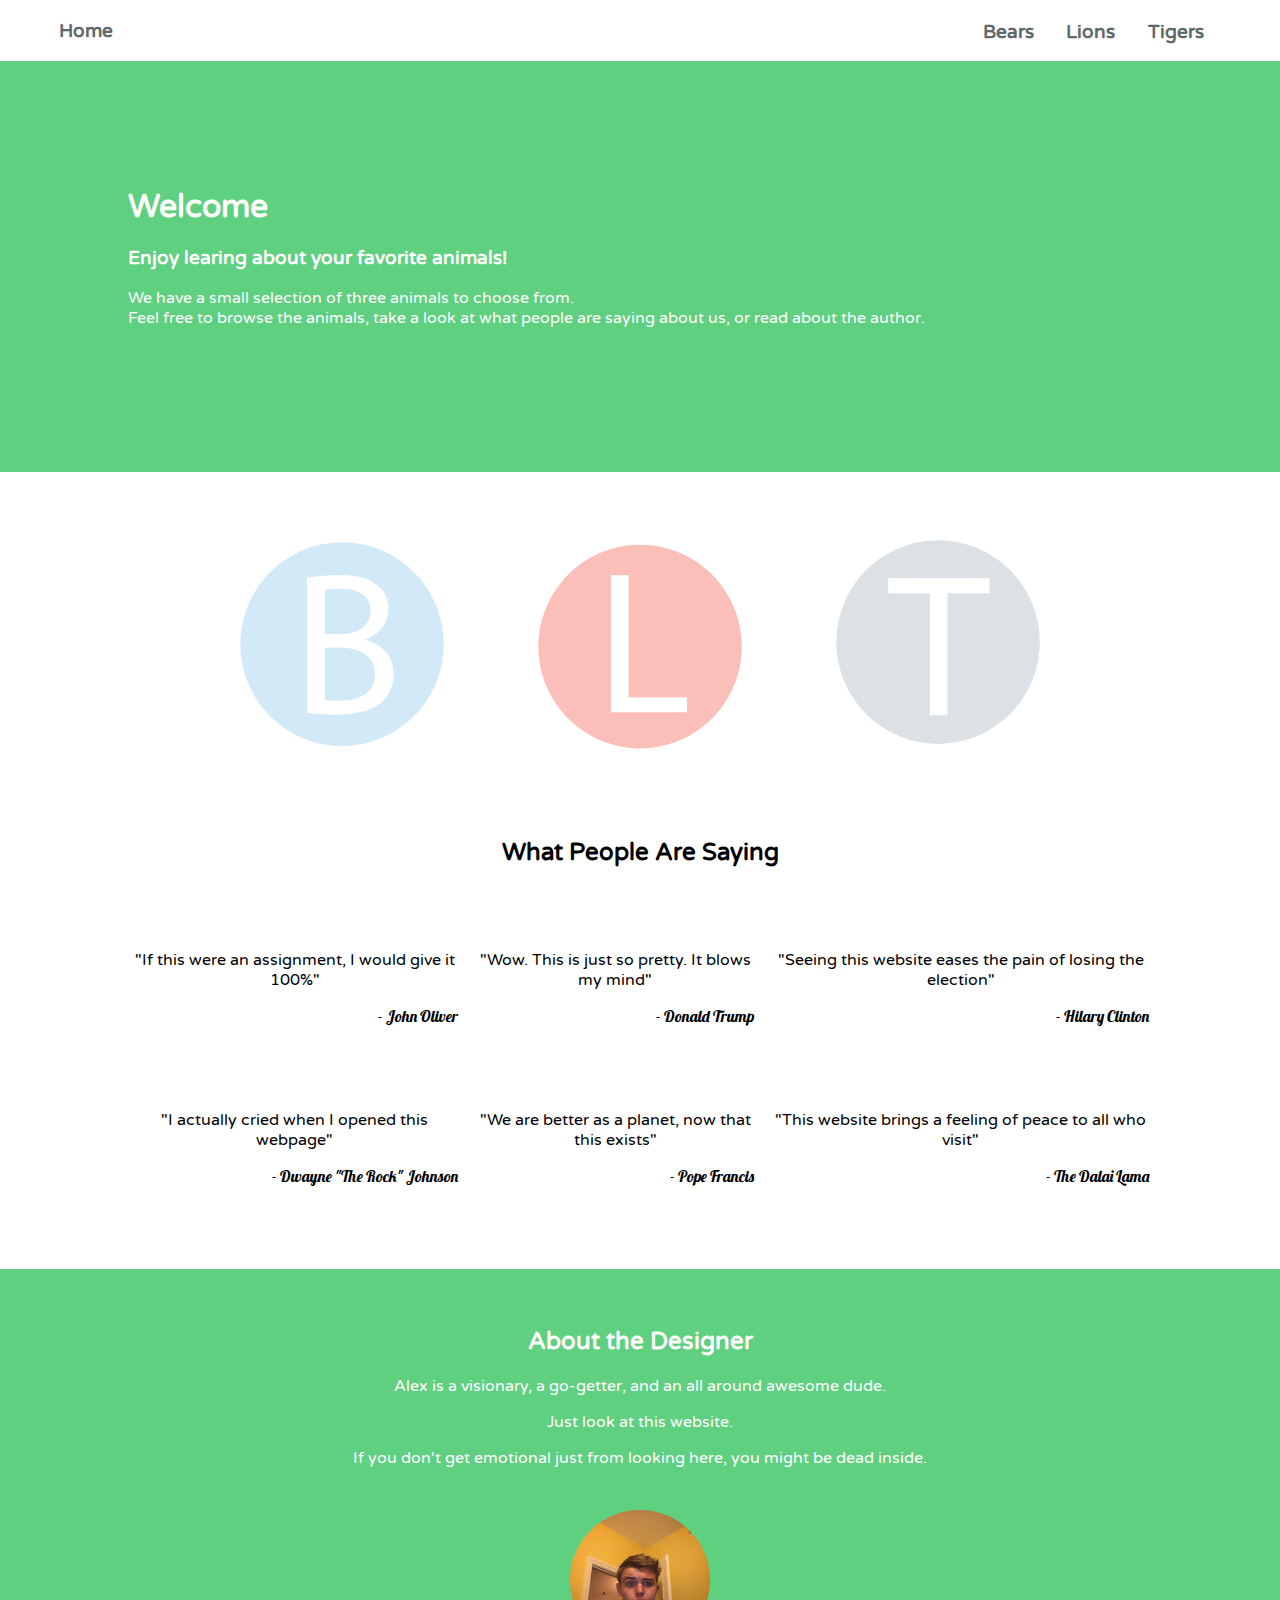
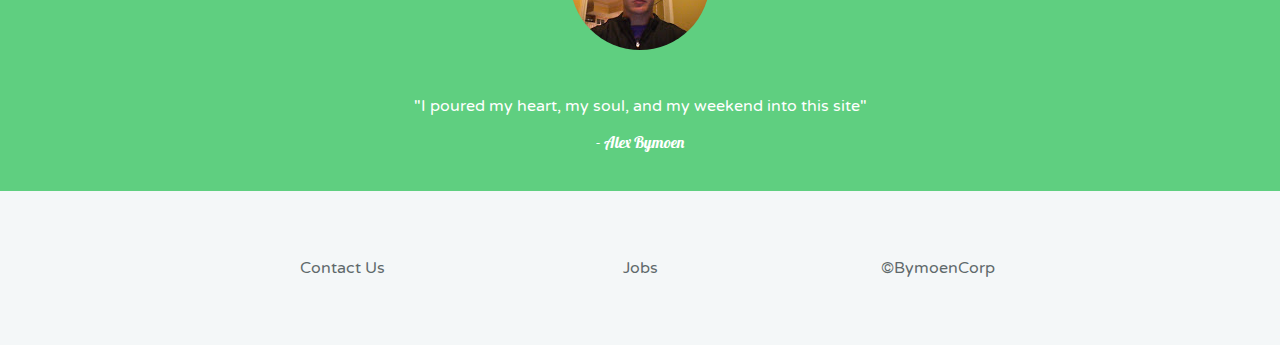
<file: index.html>
<!doctype html>
<html>
    <head>
        <title>Animals | Home</title>
    </head>
    <body>
        <ul class="navList">    
                <li><strong><a href="index.html">Home</a></strong></li>
                <div class="innerFlex">
                    <li><strong><a href="bears.html">Bears</a></strong></li>
                    <li><strong><a href="lions.html">Lions</a></strong></li>
                    <li><strong><a href="tigers.html">Tigers</a></strong></li>
                </div>
        </ul>
        <div id="midContent">
            <h1>Welcome</h1>
            <h3>Enjoy learing about your favorite animals!</h3>
            <p>We have a small selection of three animals to choose from. <br> Feel free to browse the animals, take a look at what people are saying about us, or read about the author.</p>
        </div>
        
        <div>
            <table id="animalPicTable">
                <tr>
                    <td class="animalPic">
                        <a href="bears.html"><img src="images/BCircle.png"></a>
                    </td>
                    <td class="animalPic">
                        <a href="lions.html"><img src="images/LCirlce.png"></a>
                    </td>
                    <td class="animalPic">
                        <a href="tigers.html"><img src="images/TCircle.png"></a>
                    </td>
                </tr>
            </table>
        </div>
        
        <div id="bottomContent">
            <h2>What People Are Saying</h2>
            <table id="testimonialTable">
                <tr>
                    <td>
                        <p class="quote">"If this were an assignment, I would give it 100%"</p>
                        <p class="quoter">- John Oliver</p>
                    </td>
                    <td>
                        <p class="quote middleQuote">"Wow. This is just so pretty. It blows my mind"</p>
                        <p class="quoter middleQuote">- Donald Trump</p>
                    </td>
                    <td>
                        <p class="quote">"Seeing this website eases the pain of losing the election"</p>
                        <p class="quoter">- Hilary Clinton</p>
                    </td>
                </tr>
                <tr class="fillerRow">
                    <td>!</td>
                    <td>!</td>
                    <td>!</td>
                </tr>
                <tr class="fillerRow">
                    <td>!</td>
                    <td>!</td>
                    <td>!</td>
                </tr>
                <tr id="bottomRow">
                    <td>
                        <p class="quote">"I actually cried when I opened this webpage"</p>
                        <p class="quoter">- Dwayne "The Rock" Johnson</p>
                    </td>
                    <td>
                        <p class="quote middleQuote">"We are better as a planet, now that this exists"</p>
                        <p class="quoter middleQuote">- Pope Francis</p>
                    </td>
                    <td>
                        <p class="quote">"This website brings a feeling of peace to all who visit"</p>
                        <p class="quoter">- The Dalai Lama</p>
                    </td>
                </tr>
            </table>
            
            <div id="designerContent">
                <h2>About the Designer</h2>
                <p>Alex is a visionary, a go-getter, and an all around awesome dude.</p>
                <p>Just look at this website.</p>
                <p>If you don't get emotional just from looking here, you might be dead inside.</p>
                <img src="images/author.jpg">
                <p class="quote">"I poured my heart, my soul, and my weekend into this site"</p>
                <p class="quoter designerQuote">- Alex Bymoen</p>
            </div>
        </div>
        <div id="footerContent">
            <table id="footerTable">
                <tr>
                    <td><a href="index.html">Contact Us</a></td>
                    <td><a href="index.html">Jobs</a></td>
                    <td><a href="index.html">&copyBymoenCorp</a></td>
                </tr>
            </table>
        </div>
        <link href="style.css" rel="stylesheet"/>
        <link href="https://fonts.googleapis.com/css?family=Lobster|Varela+Round" rel="stylesheet">
    </body>
</html>
</file>
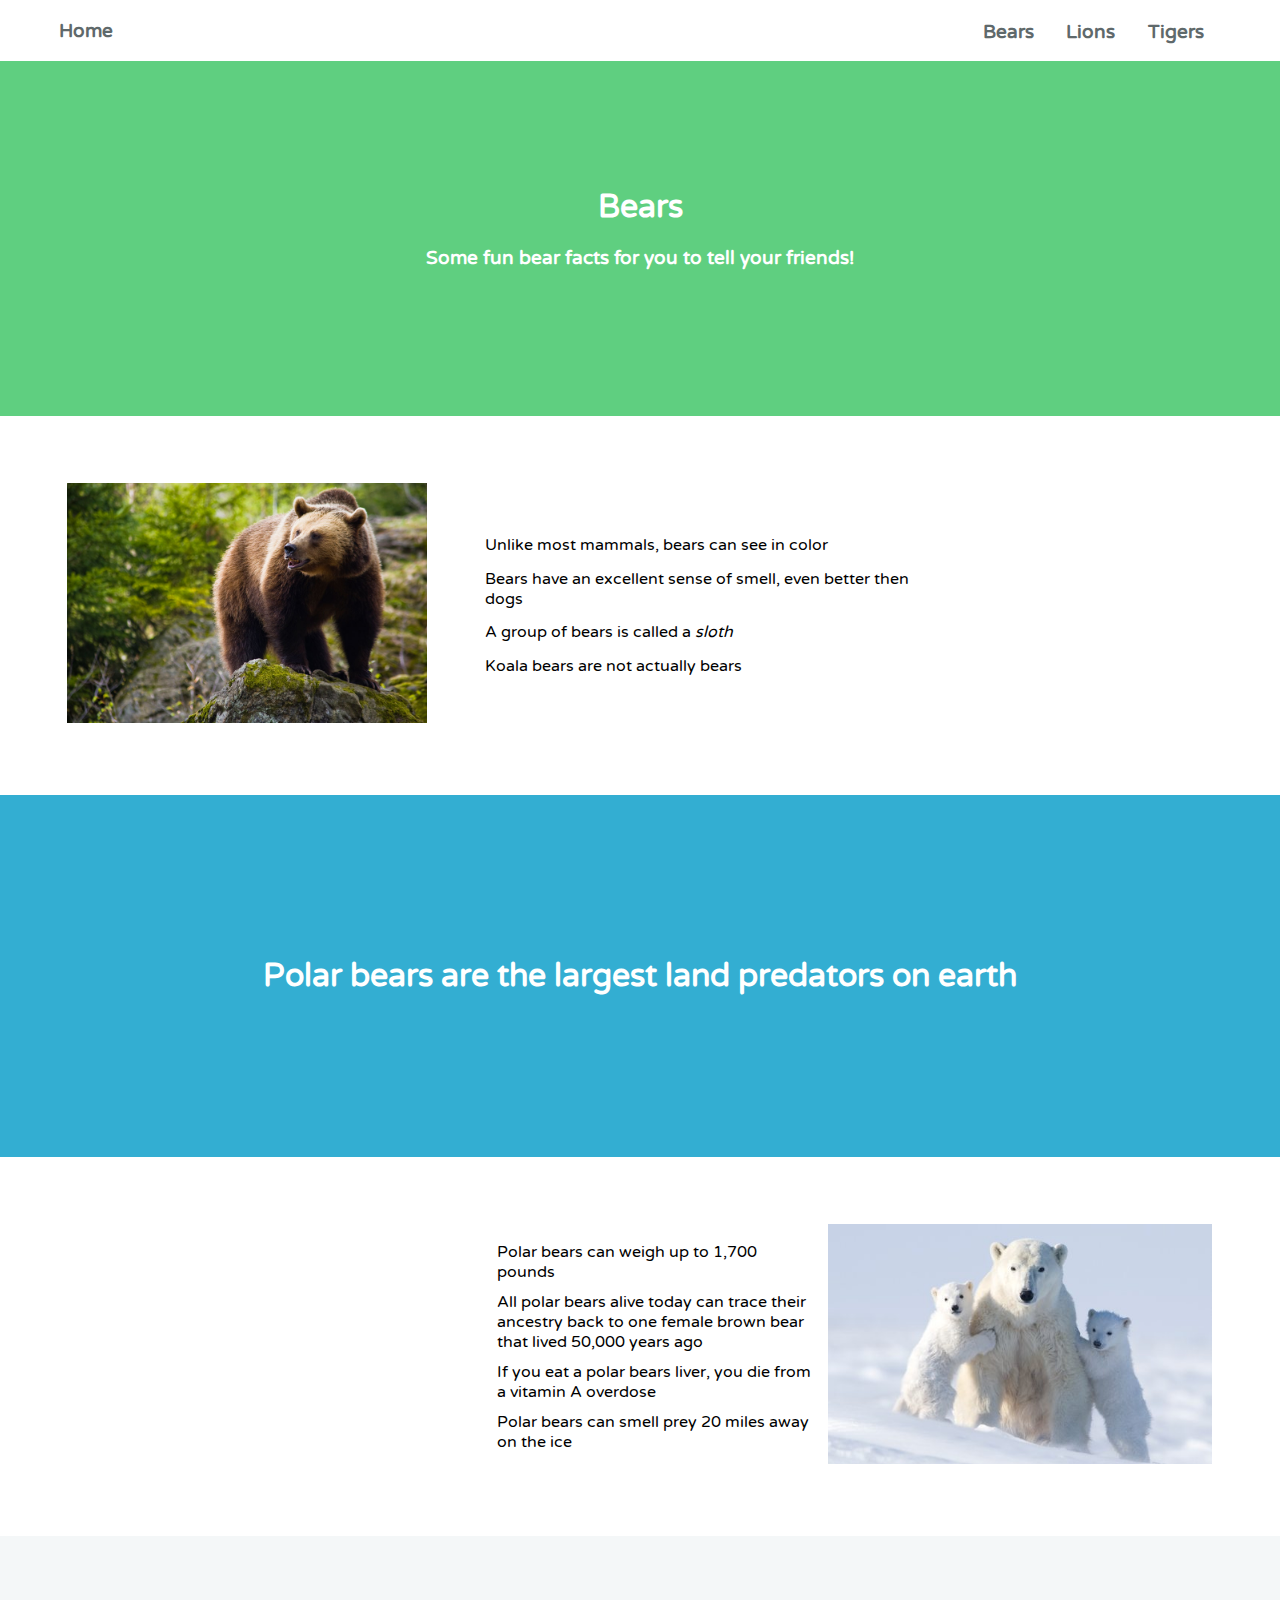
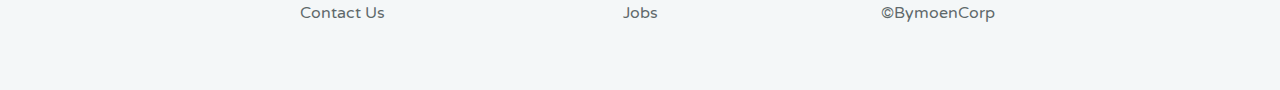
<file: bears.html>
<!doctype html>
<html>
    <head>
        <title>Bears</title>
    </head>
    <body>
        <ul class="navList">    
            <li><strong><a href="index.html">Home</a></strong></li>
            <div class="innerFlex">
                <li><strong><a href="bears.html">Bears</a></strong></li>
                <li><strong><a href="lions.html">Lions</a></strong></li>
                <li><strong><a href="tigers.html">Tigers</a></strong></li>
            </div>
        </ul>   
        <div id="midContentAnimals">
            <h1>Bears</h1>
            <h3>Some fun bear facts for you to tell your friends!</h3>
        </div>
        <div>
            <table id="animalTableOne">
                <tr>
                    <td><img src="images/bear.jpg"></td>
                    <td>
                        <ul id="animalListOne">
                            <li>Unlike most mammals, bears can see in color</li>
                            <li>Bears have an excellent sense of smell, even better then dogs</li>
                            <li>A group of bears is called a <em>sloth</em></li>
                            <li>Koala bears are not actually bears</li>
                        </ul>
                    </td>
                </tr>
            </table>
        </div>
        <div class="lowContentAnimals" id="bearFactLower">
            <h1>Polar bears are the largest land predators on earth</h1>
        </div>
        <div>
            <table id="animalTableTwo">
                <tr>
					<td class="fillerRow"><p>!</p></td>
                    <td>
                        <ul id="animalListTwo">
                            <li>Polar bears can weigh up to 1,700 pounds</li>
                            <li>All polar bears alive today can trace their ancestry back to one female brown bear that lived 50,000 years ago</li>
                            <li>If you eat a polar bears liver, you die from a vitamin A overdose</li>
                            <li>Polar bears can smell prey 20 miles away on the ice</li>
                        </ul>
                    </td>
                    <td><img src="images/polarBear.jpg"></td>
                </tr>
            </table>
        </div>
        <div id="footerContent">
            <table id="footerTable">
                <tr>
                    <td><a href="index.html">Contact Us</a></td>
                    <td><a href="index.html">Jobs</a></td>
                    <td><a href="index.html">&copyBymoenCorp</a></td>
                </tr>
            </table>
        </div>
        <link href="style.css" rel="stylesheet"/>
        <link href="https://fonts.googleapis.com/css?family=Lobster|Varela+Round" rel="stylesheet">
    </body>
</html>
</file>
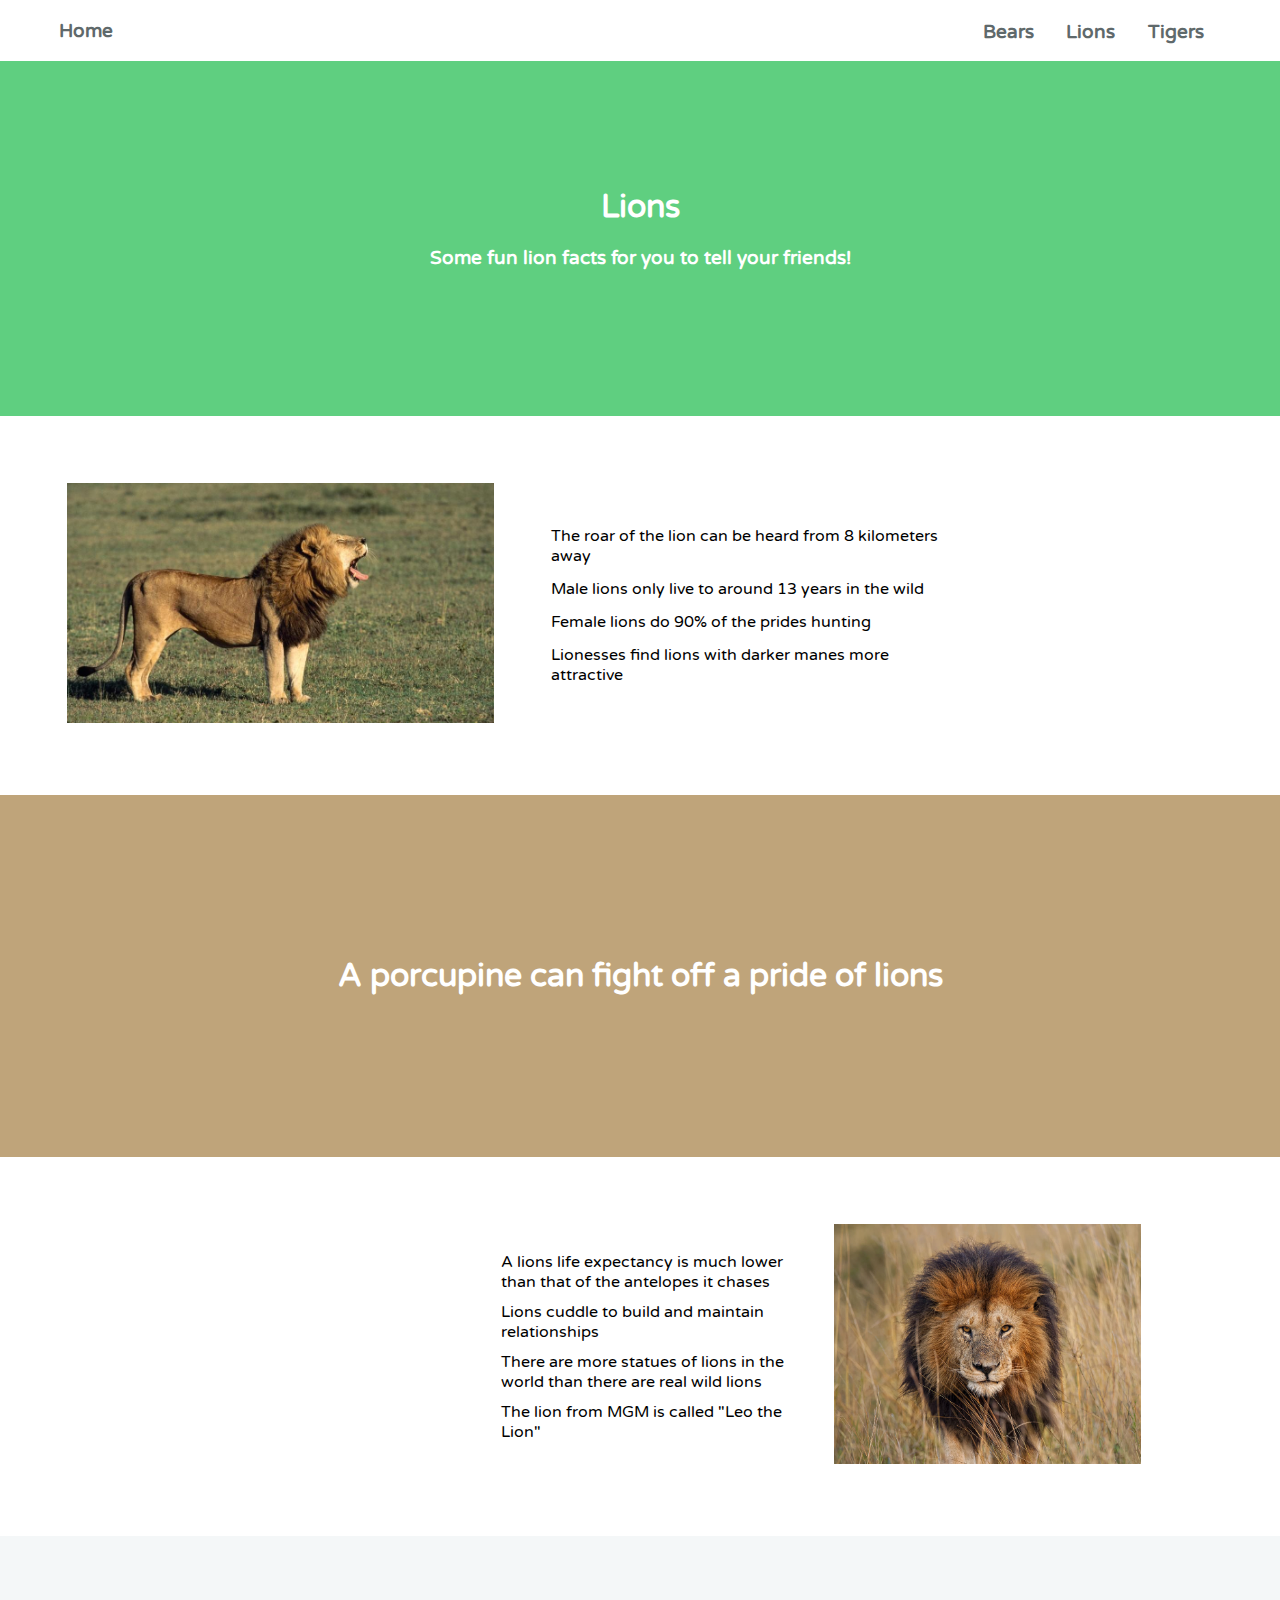
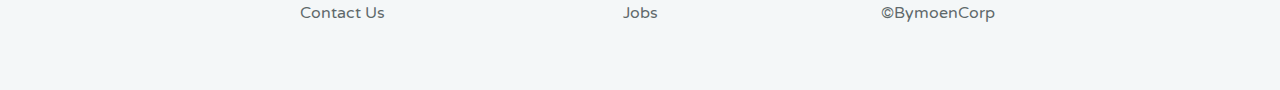
<file: lions.html>
<!doctype html>
<html>
    <head>
        <title>Lions</title>
    </head>
    <body>
        <ul class="navList">    
            <li><strong><a href="index.html">Home</a></strong></li>
            <div class="innerFlex">
                <li><strong><a href="bears.html">Bears</a></strong></li>
                <li><strong><a href="lions.html">Lions</a></strong></li>
                <li><strong><a href="tigers.html">Tigers</a></strong></li>
            </div>
        </ul>   
        <div id="midContentAnimals">
            <h1>Lions</h1>
            <h3>Some fun lion facts for you to tell your friends!</h3>
        </div>
        <div>
            <table id="animalTableOne">
                <tr>
                    <td><img src="images/lion.jpeg"></td>
                    <td>
                        <ul id="animalListOne">
                            <li>The roar of the lion can be heard from 8 kilometers away</li>
                            <li>Male lions only live to around 13 years in the wild</li>
                            <li>Female lions do 90% of the prides hunting</li>
                            <li>Lionesses find lions with darker manes more attractive</li>
                        </ul>
                    </td>
                </tr>
            </table>
        </div>
        <div class="lowContentAnimals" id="lionFactLower">
            <h1>A porcupine can fight off a pride of lions</h1>
        </div>
        <div>
            <table id="animalTableTwo">
                <tr>
					<td class="fillerRow"><p>!</p></td>
                    <td>
                        <ul id="animalListTwo">
                            <li>A lions life expectancy is much lower than that of the antelopes it chases</li>
                            <li>Lions cuddle to build and maintain relationships</li>
                            <li>There are more statues of lions in the world than there are real wild lions</li>
                            <li>The lion from MGM is called "Leo the Lion"</li>
                        </ul>
                    </td>
                    <td><img src="images/lionTwo.jpg"></td>
                </tr>
            </table>
        </div>
        <div id="footerContent">
            <table id="footerTable">
                <tr>
                    <td><a href="index.html">Contact Us</a></td>
                    <td><a href="index.html">Jobs</a></td>
                    <td><a href="index.html">&copyBymoenCorp</a></td>
                </tr>
            </table>
        </div>
        <link href="style.css" rel="stylesheet"/>
        <link href="https://fonts.googleapis.com/css?family=Lobster|Varela+Round" rel="stylesheet">
    </body>
</html>
</file>
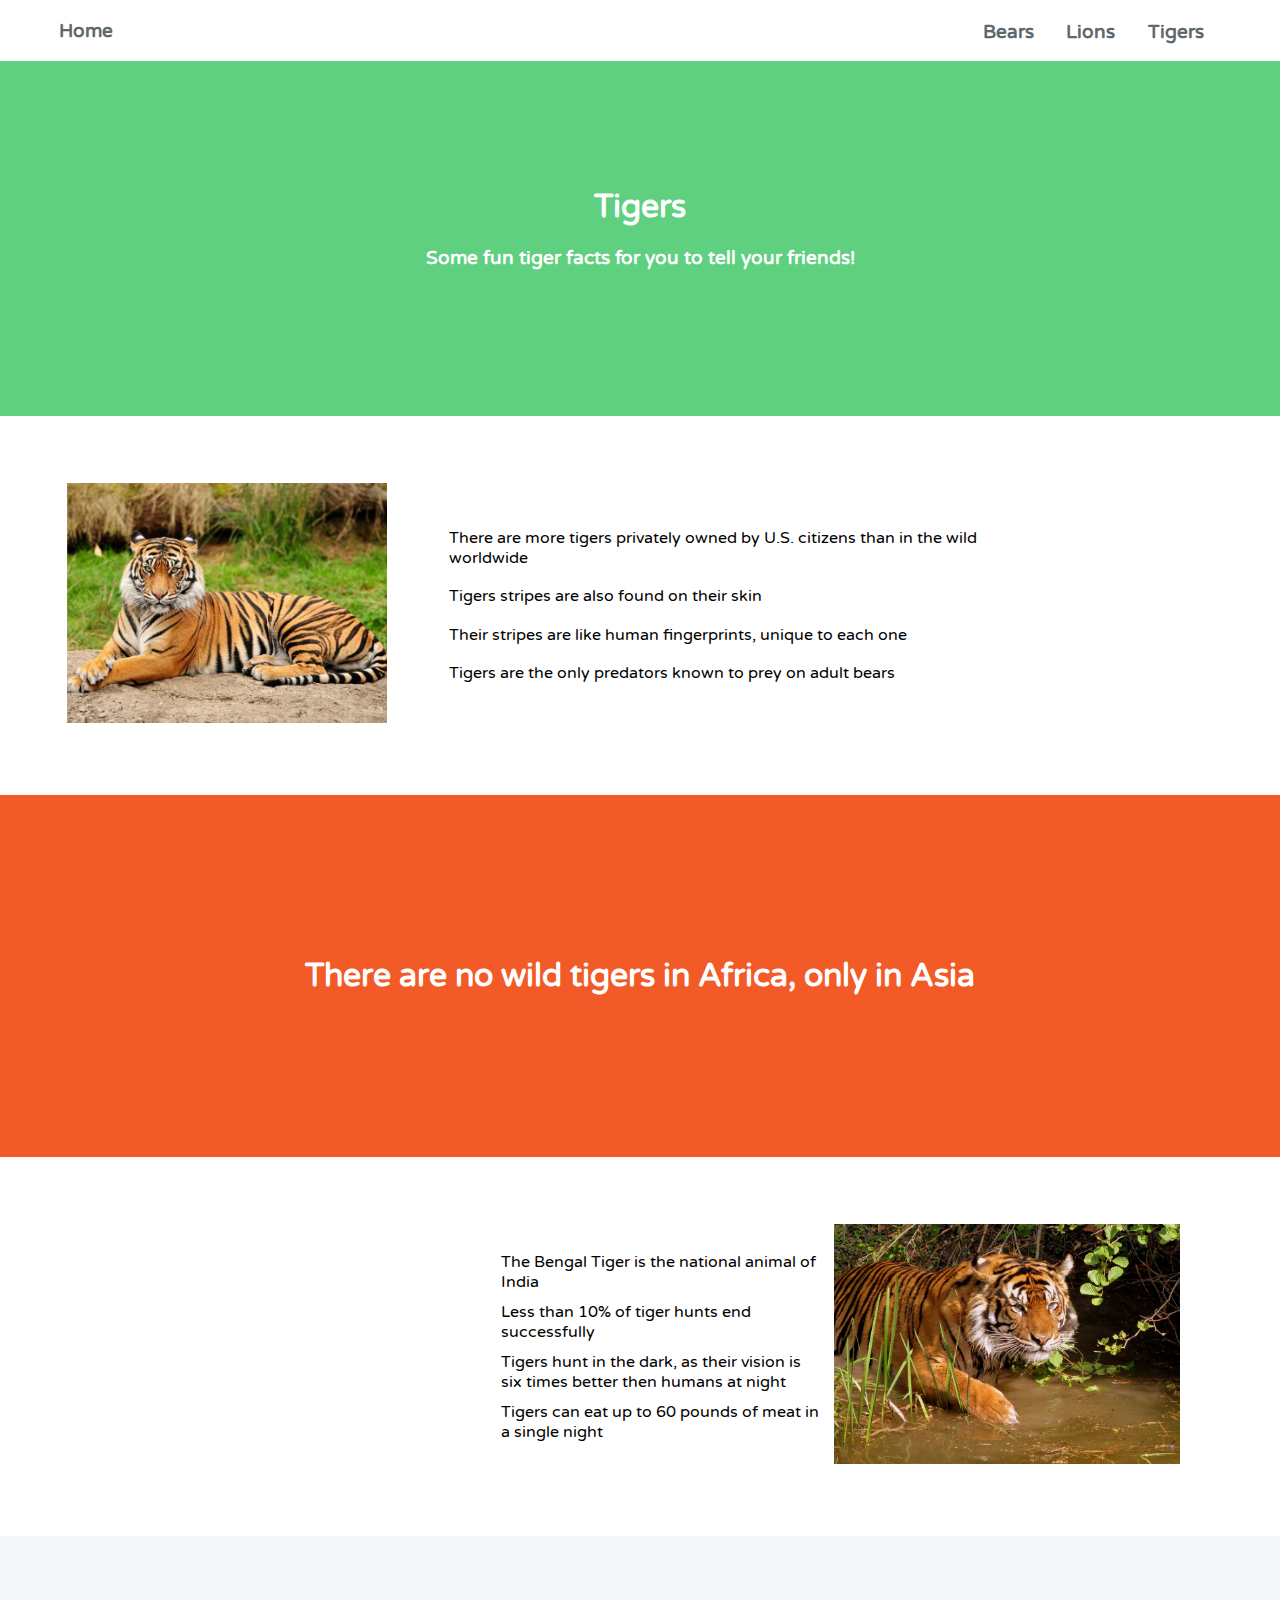
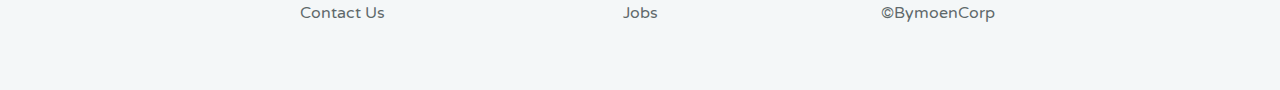
<file: tigers.html>
<!doctype html>
<html>
    <head>
        <title>Tigers</title>
    </head>
    <body>
        <ul class="navList">    
            <li><strong><a href="index.html">Home</a></strong></li>
            <div class="innerFlex">
                <li><strong><a href="bears.html">Bears</a></strong></li>
                <li><strong><a href="lions.html">Lions</a></strong></li>
                <li><strong><a href="tigers.html">Tigers</a></strong></li>
            </div>
        </ul>    
        <div id="midContentAnimals">
            <h1>Tigers</h1>
            <h3>Some fun tiger facts for you to tell your friends!</h3>
        </div>
        <div>
            <table id="animalTableOne">
                <tr>
                    <td><img src="images/tiger.jpg"></td>
                    <td>
                        <ul id="animalListOne">
                            <li>There are more tigers privately owned by U.S. citizens than in the wild worldwide</li>
                            <li>Tigers stripes are also found on their skin</li>
                            <li>Their stripes are like human fingerprints, unique to each one</li>
                            <li>Tigers are the only predators known to prey on adult bears</li>
                        </ul>
                    </td>
                </tr>
            </table>
        </div>
        <div class="lowContentAnimals" id="tigerFactLower">
            <h1>There are no wild tigers in Africa, only in Asia</h1>
        </div>
        <div>
            <table id="animalTableTwo">
                <tr>
					<td class="fillerRow"><p>!</p></td>
                    <td>
                        <ul id="animalListTwo">
                            <li>The Bengal Tiger is the national animal of India</li>
                            <li>Less than 10% of tiger hunts end successfully</li>
                            <li>Tigers hunt in the dark, as their vision is six times better then humans at night</li>
                            <li>Tigers can eat up to 60 pounds of meat in a single night</li>
                        </ul>
                    </td>
                    <td><img src="images/tigerTwo.jpg"></td>
                </tr>
            </table>
        </div>
        <div id="footerContent">
            <table id="footerTable">
                <tr>
                    <td><a href="index.html">Contact Us</a></td>
                    <td><a href="index.html">Jobs</a></td>
                    <td><a href="index.html">&copyBymoenCorp</a></td>
                </tr>
            </table>
        </div>
        <link href="style.css" rel="stylesheet"/>
        <link href="https://fonts.googleapis.com/css?family=Lobster|Varela+Round" rel="stylesheet">
    </body>
</html>
</file>
<file: style.css>
body {
    font-family: 'Varela Round', sans-serif;
    margin: 0;
}

.navList {
    margin-top: 0;
    display: flex;
    overflow: hidden;
    position: fixed;
    top: 0;
    background-color: #FFFFFF;
    width: 100%;
}

.innerFlex {
    display: flex;
    justify-content: flex-end;
    width: 85%;
}

.innerFlex li{
    margin-top: 0.37%;
}

.navList li a:hover {
    color: #000000;
}

.navList li {
    list-style: none;
    font-size: 120%;
    padding: 1.5%
}

.navList li a {
    text-decoration: none;
    color: #5F696B;
}

#midContent {
    margin-top: 3%;
    background-color: #5FCF80;
    padding: 10%;
    color: #FFFFFF;
}

#bottomContent {
    margin-top: 5%;
}

#bottomContent h2 {
    text-align: center;
}

#bottomContent table {
    width:80%;
    margin: 5% 10% 5% 10%;
}

.quote {
    text-align: center;
}

.quoter {
    text-align: right;
    font-family: 'Lobster' , cursive;
}

.middleQuote {
    margin-left: 5%;
    margin-right: 5%;
}

.fillerRow {
    visibility: hidden;
}

#animalPicTable {
    text-align: center;
    margin: 5% 15%;
    width: 70%;
}
.animalPic img {
    width: 70%;
}

#designerContent {
    text-align: center;
    background-color: #5FCF80;
    color: #FFFFFF;
    padding-top: 3%;
}

#designerContent img {
    border-radius: 50%;
    margin: 2%
}

.designerQuote {
    text-align: center;
    padding-bottom: 3%;
    margin-bottom: 0;
}

#footerContent {
    text-align: center;
    padding: 5% 0%;
    background-color: #F4F7F8;
}

#footerTable {
    text-align: center;
    width: 70%;
    margin-left: 15%;
    margin-right: 15%;
    table-layout: fixed;
}

#footerTable td {
    text-align: center;
}

#footerTable td a{
    text-decoration: none;
    color: #5F696B;
}

#footerTable td a:hover{
    color: #000000;
}

#midContentAnimals {
    margin-top: 3%;
    background-color: #5FCF80;
    padding: 10%;
    color: #FFFFFF;
    text-align: center;
}

#animalTableOne {
    margin: 5%;
}

#animalTableOne tr td img{
    height: 15em;
	transition: 0.3s ease-in-out;
}

#animalListOne li {
    margin: 3%;
    list-style: none;
}

.lowContentAnimals {
    text-align: center;
    color: #FFFFFF;
    padding: 11%;
    margin: 3% 0%;
}

#animalTableTwo {
	margin: 5%;
}

#animalTableTwo td {
	width: 33%;
}

#animalTableTwo tr td img{
    height: 15em;
	transition: 0.3s ease-in-out;
}

#animalListTwo li {
    margin: 3%;
    list-style: none;
}

#tigerFactLower {
    background-color: #F25A28;
}

#bearFactLower {
    background-color: #33AED2;
}

#lionFactLower {
    background-color: #BFA47A;
}

#animalTableTwo tr td img:hover{
	box-shadow: 10px 10px 5px #aaaaaa;
	cursor: crosshair;
	-ms-transform: rotate(-8deg); /* IE 9 */
    -webkit-transform: rotate(-8deg); /* Safari */
    transform: rotate(-8deg);
}
	
#animalTableOne tr td img:hover{
	box-shadow: 10px 10px 5px #aaaaaa;
	cursor: crosshair;
	-ms-transform: rotate(8deg); /* IE 9 */
    -webkit-transform: rotate(8deg); /* Safari */
    transform: rotate(8deg);
}

@media screen and (max-width: 1080px) {
	.innerFlex {
    display: flex;
    justify-content: flex-start;
    width: 85%;
	}
}

@-moz-document url-prefix() {
    .navList li{
		margin-top: 25%;
	}
	
	.navList {
		height: 5.2%;
	}
}
</file>
